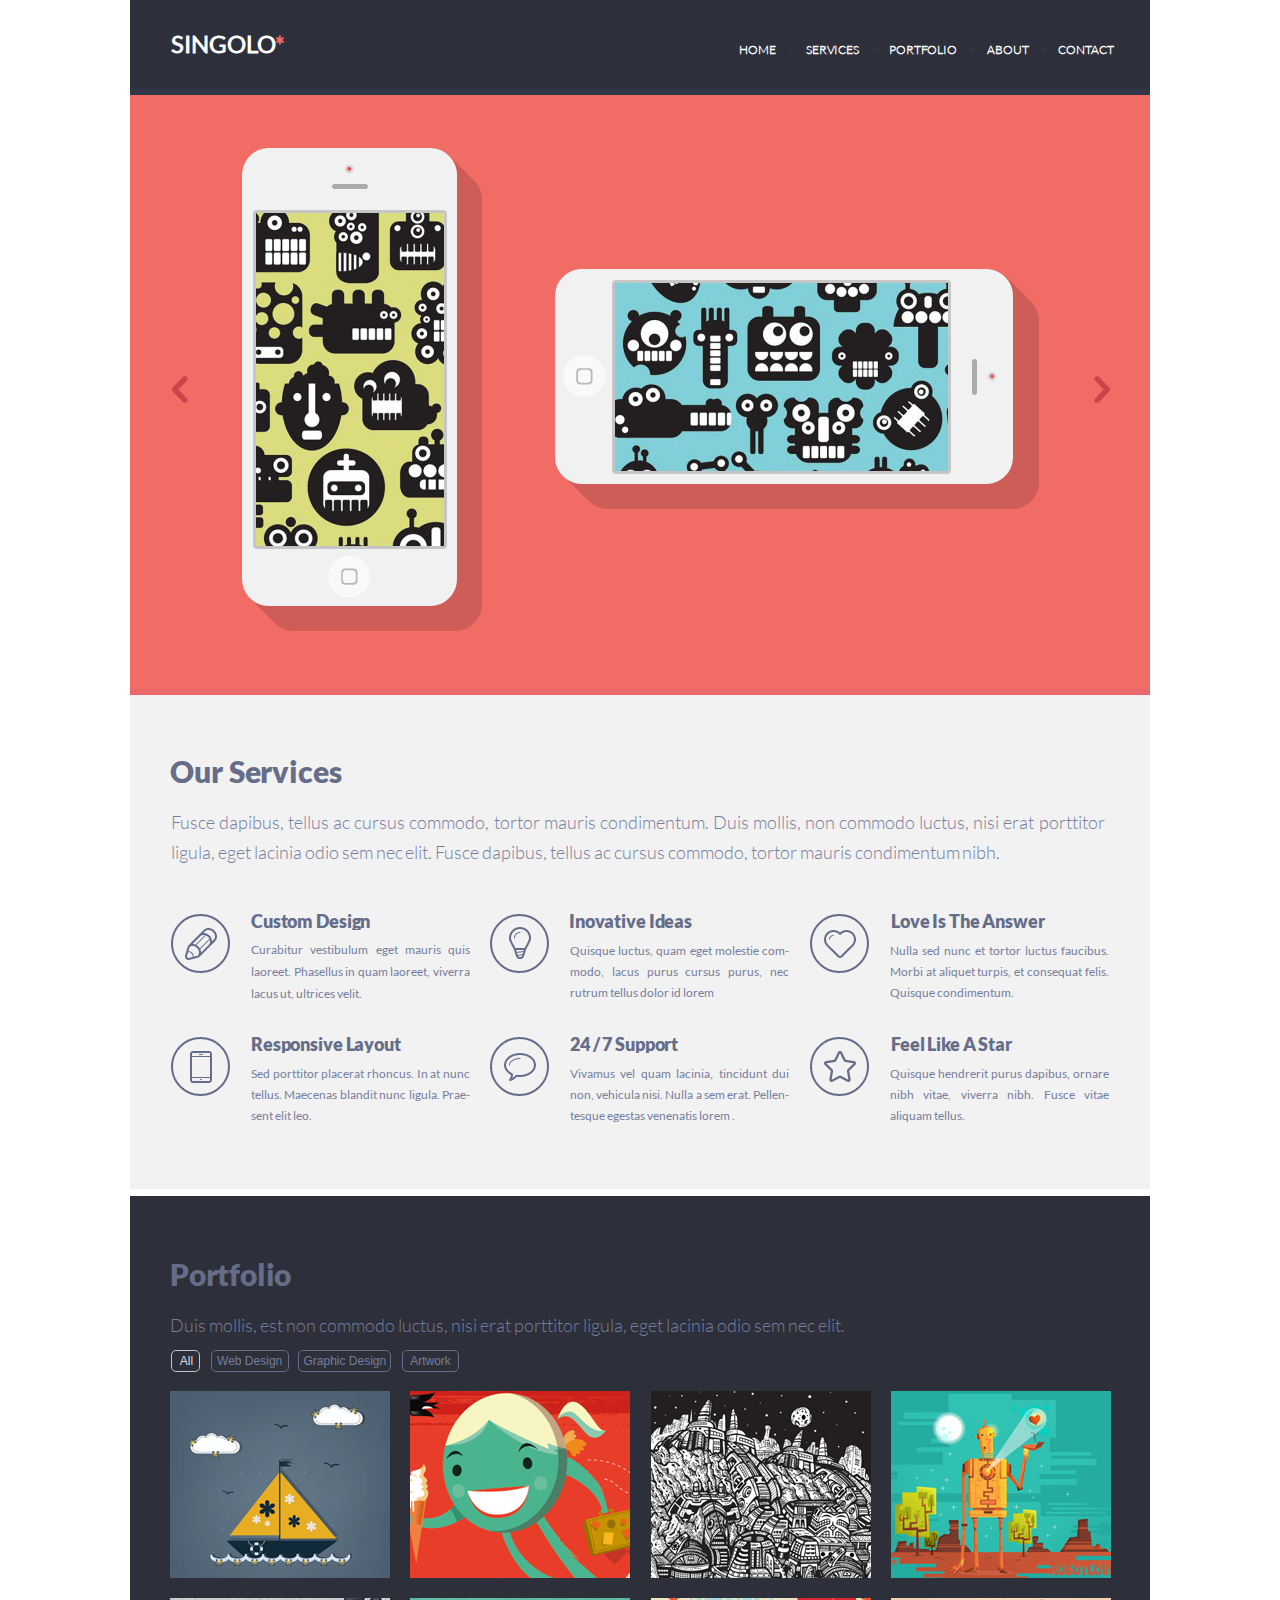
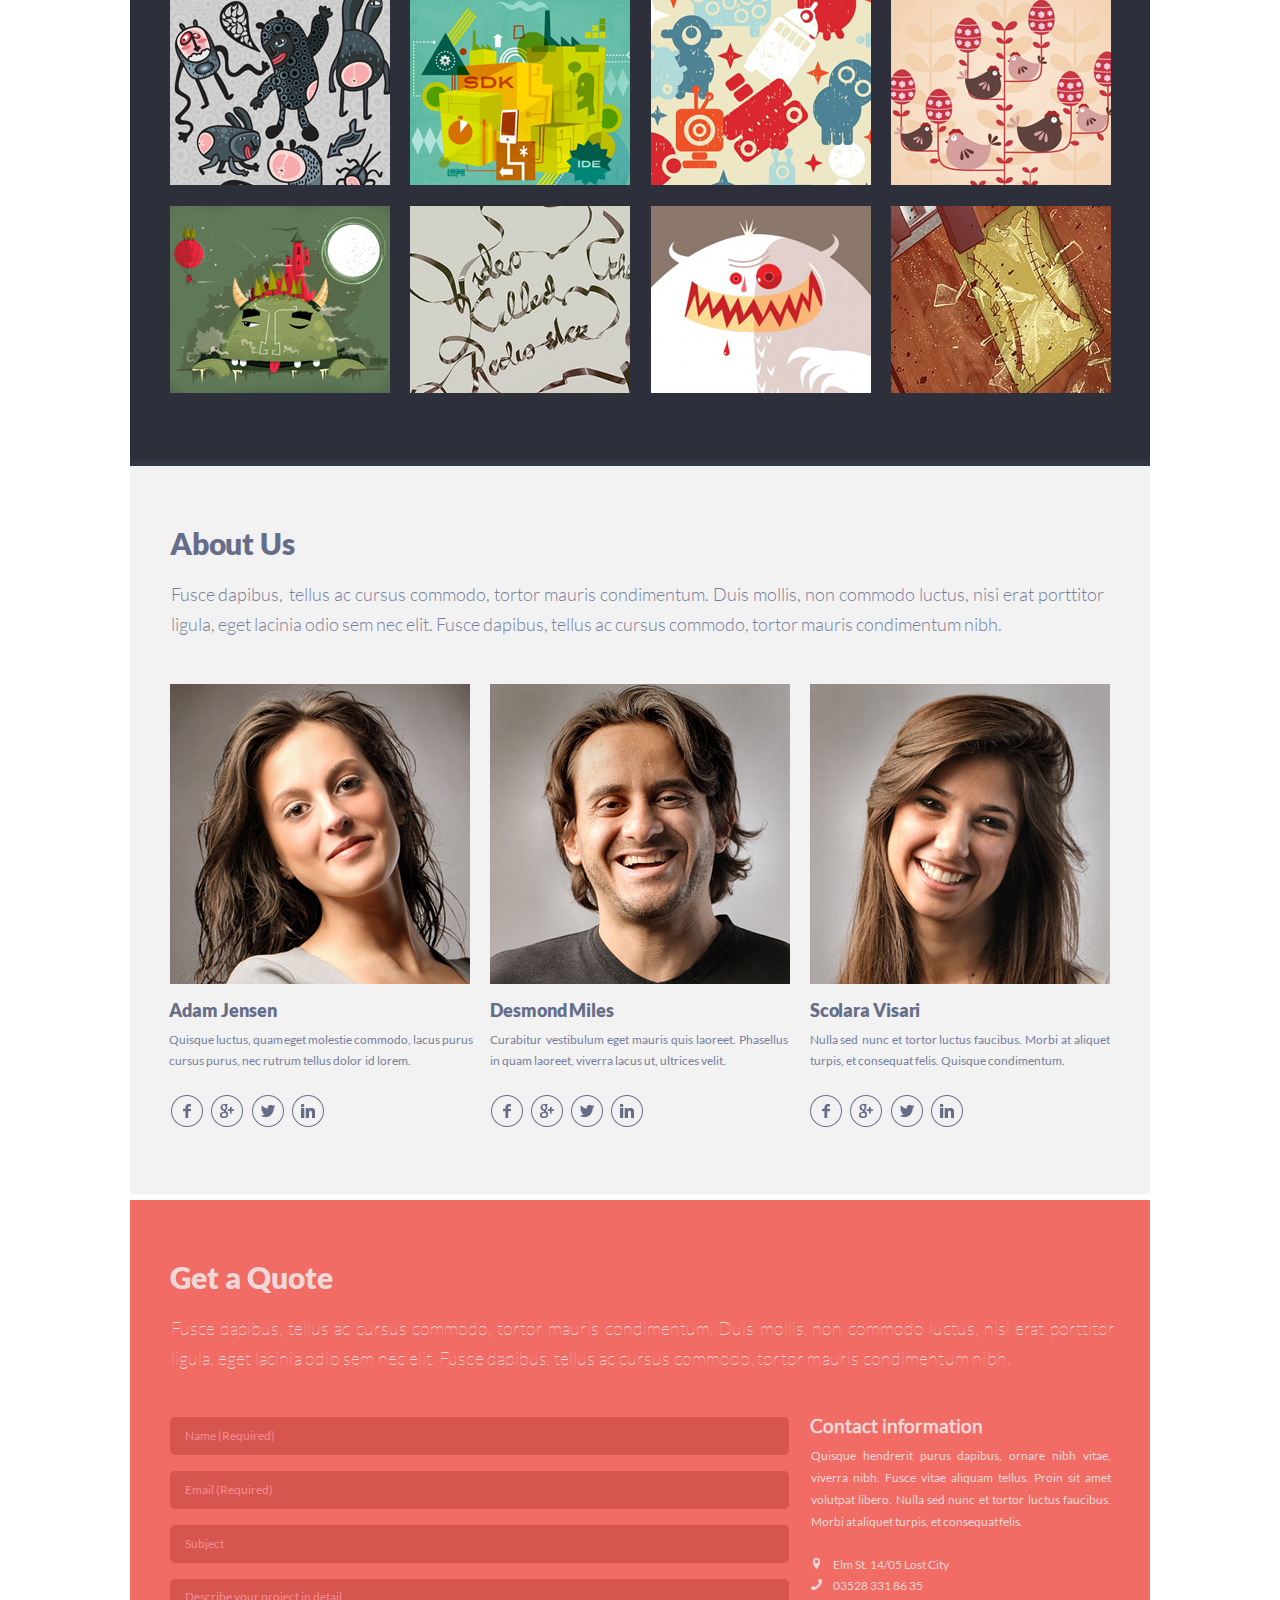
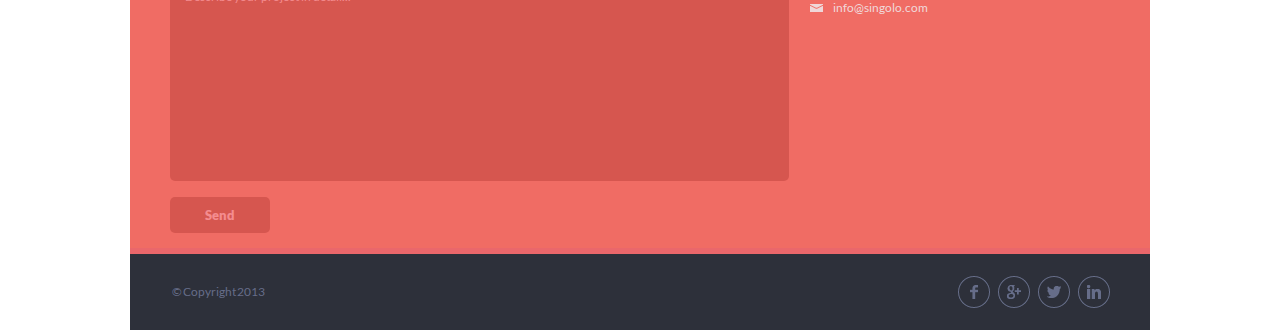
<file: index.html>
<!DOCTYPE html>
<html lang="en">
<head>
    <meta charset="UTF-8">
    <title>Singolo</title>
    <link rel="stylesheet" href="styles.css">
</head>
<body>
<div class="wrapper">
    <header>
        <h1>SINGOLO<span class="logo-second-text-element">*</span></h1>
        <nav class="header-nav">
            <ul>
                <li><span class="active">HOME</span></li>
                <li><span>SERVICES</span></li>
                <li><span>PORTFOLIO</span></li>
                <li><span>ABOUT</span></li>
                <li><span>CONTACT</span></li>
            </ul>
        </nav>
    </header>
    <section class="slider">
        <div class="vertical-phone">
            <div class="vertical-phone_prop"></div>
            <div class="layer-vertical">
                <img src="./assets/img/Layer6.png" alt="iphoneVertical" class="layer-vertical_prop">
            </div>
            <div class="vertical-phone-shadow">
                <img src="./assets/img/Shadow.png" alt="iphoneVertical">
            </div>
        </div>
        <div class="horizontal-phone">
            <div class="horizontal-phone-prop"></div>
            <div class="layer-horizontal">
                <img src="./assets/img/Layer5.png" alt="iphoneHorizontal" class="layer-horizontal_prop">
            </div>
            <div class="horizontal-phone-shadow">
                <img src="./assets/img/Shadow2.png" alt="iphoneHorizontal">
            </div>
        </div>
        <div class="slider-chev-left"></div>
        <div class="slider-chev-right"></div>
    </section>
    <section class="services">
        <div class="services-head">
            <h2>Our Services</h2>
            <p>Fusce dapibus, tellus ac cursus commodo, tortor mauris condimentum. Duis mollis,
                non commodo luctus, nisi erat
                porttitor ligula<span>, eget lacinia odio sem nec elit. Fusce dapibus, tellus ac cursus commodo, tortor mauris
          condimentum nibh.</span></p>
        </div>
        <section class="text-icons">
            <div class="pen">
                <img src="./assets/img/Pen.png" alt="ServicesPen">
                <div class="pen-text">
                    <h3>Custom Design</h3>
                    <p>Curabitur vestibulum eget mauris quis laoreet. Phasellus in quam laoreet, viverra lacus ut, ultrices
                        velit.</p>
                </div>
            </div>
            <div class="bulb">
                <img src="./assets/img/Bulb.png" alt="ServicesPen">
                <div class="bulb-text">
                    <h3>Inovative Ideas</h3>
                    <p>Quisque luctus, quam eget molestie com-modo, lacus purus cursus purus, nec rutrum tellus dolor id lorem</p>
                </div>
            </div>
            <div class="heart">
                <img src="./assets/img/Heart.png" alt="ServicesPen">
                <div class="heart-text">
                    <h3>Love Is The Answer</h3>
                    <p>Nulla sed nunc et tortor luctus faucibus. Morbi at aliquet turpis, et consequat felis. Quisque
                        condimentum.</p>
                </div>
            </div>
            <div class="phone">
                <img src="./assets/img/Phone.png" alt="ServicesPen">
                <div class="phone-text">
                    <h3>Responsive Layout</h3>
                    <p>Sed porttitor placerat rhoncus. In at nunc tellus. Maecenas blandit nunc ligula. Prae-sent elit leo.</p>
                </div>
            </div>
            <div class="bubble">
                <img src="./assets/img/Bubble.png" alt="ServicesPen">
                <div class="bubble-text">
                    <h3>24 / 7 Support</h3>
                    <p>Vivamus vel quam lacinia, tincidunt dui non, vehicula nisi. Nulla a sem erat. Pellen-tesque egestas
                        venenatis lorem .</p>
                </div>
            </div>
            <div class="star">
                <img src="./assets/img/Star.png" alt="ServicesPen">
                <div class="star-text">
                    <h3>Feel Like A Star</h3>
                    <p>Quisque hendrerit purus dapibus, ornare nibh vitae, viverra nibh. Fusce vitae aliquam tellus.</p>
                </div>
            </div>
        </section>
    </section>
</div>


















<section class="main-wrapper-portfolio">
    <section class="wrapper-portfolio">
        <h1>Portfolio</h1>
        <p>Duis mollis, est non commodo luctus, nisi erat porttitor ligula, eget lacinia odio sem nec elit.</p>
        <ul class="tag">
            <li class="tag-items">
                <button class="active">All</button></li>
            <li class="tag-items">
                <button>Web design</button></li>
            <li class="tag-items">
                <button>Graphic design</button></li>
            <li class="tag-items">
                <button>Artwork</button></li>
        </ul>
        <ul class="section-content">
            <li class="section-content-item"><span class="layer-one"></span></li>
            <li class="section-content-item"><span class="layer-two"></span></li>
            <li class="section-content-item"><span class="layer-three"></span></li>
            <li class="section-content-item"><span class="layer-four"></span></li>
            <li class="section-content-item"><span class="layer-five"></span></li>
            <li class="section-content-item"><span class="layer-six"></span></li>
            <li class="section-content-item"><span class="layer-seven"></span></li>
            <li class="section-content-item"><span class="layer-eight"></span></li>
            <li class="section-content-item"><span class="layer-nine"></span></li>
            <li class="section-content-item"><span class="layer-ten"></span></li>
            <li class="section-content-item"><span class="layer-eleven"></span></li>
            <li class="section-content-item"><span class="layer-twelve"></span></li>
        </ul>
    </section>
</section>
<section class="second-wrapper">
    <section class="about-us">
        <h1>About Us</h1>
        <p>Fusce dapibus,<span>tellus ac cursus commodo, tortor mauris condimentum. Duis
                mollis, non commodo luctus, nisi erat porttitor</span>
            ligula, eget lacinia odio sem nec elit. Fusce dapibus, tellus ac cursus commodo, tortor mauris condimentum nibh.</p>
        <div class="about-us_people">
            <div class="adam">
                <div class="adam-photo"></div>
                <h4>Adam Jensen</h4>
                <p>Quisque luctus, quam eget molestie commodo, lacus purus <span>cursus purus, nec
                        rutrum tellus dolor id lorem.</span></p>
                <ul class="social">
                    <li class="social__icon facebook"></li>
                    <li class="social__icon google"></li>
                    <li class="social__icon twitter"></li>
                    <li class="social__icon linkedin"></li>
                </ul>
            </div>
            <div class="desmond">
                <div class="desmond-photo"></div>
                <h4>Desmond Miles</h4>
                <p>Curabitur <span>vestibulum eget mauris quis laoreet. Phasellus</span> in quam laoreet,
                    viverra lacus ut, ultrices velit.</p>
                <ul class="social">
                    <li class="social__icon facebook"></li>
                    <li class="social__icon google"></li>
                    <li class="social__icon twitter"></li>
                    <li class="social__icon linkedin"></li>
                </ul>
            </div>
            <div class="scolara">
                <div class="scolara-photo"></div>
                <h4>Scolara Visari</h4>
                <p>Nulla sed <span>nunc et tortor luctus faucibus. Morbi at aliquet</span> turpis, et
                    consequat felis. Quisque condimentum.</p>
                <ul class="social">
                    <li class="social__icon facebook"></li>
                    <li class="social__icon google"></li>
                    <li class="social__icon twitter"></li>
                    <li class="social__icon linkedin"></li>
                </ul>
            </div>
        </div>
    </section>
</section>
</body>
</html>







<section class="main-wrapper">
    <div class="quote-wrapper">
        <h1>Get a Quote</h1>
        <p>Fusce dapibus, tellus ac cursus
            commodo, tortor mauris condimentum. Duis
            mollis, non commodo luctus, nisi erat porttitor ligula, eget <span>lacinia
                odio sem nec elit. Fusce dapibus, tellus ac
                    cursus commodo, tortor mauris condimentum nibh.</span></p>
        <div class="layout-2column">
            <form class="contact-form" onsubmit="alert('Thanks for crosscheck');">
                <input class="inputform" type="text" name="Name" required placeholder="Name (Required)">
                <input class="inputform" type="email" name="Email" required placeholder="Email (Required)">
                <input class="inputform" type="text" name="Subject"  placeholder="Subject">
                <textarea class="inputform" name="Message" rows="5" cols="1" placeholder="Describe your project in detail..."></textarea>
                <input class="inputform" type="submit" name="Submit" placeholder="Submit" value="Send">
            </form>
            <div class="contact-information">
                <h3>Contact information</h3>
                <p>Quisque hendrerit purus dapibus, ornare nibh vitae, viver&shy;ra nibh.
                    Fusce vitae aliquam tellus. Proin sit amet volutpat libero. Nulla
                    sed nunc et tortor luctus faucibus. Morbi at aliquet turpis, et
                    consequat felis.</p>
                <address class="contact-address">
                    <div>
                        <img src="./assets/img/location.svg">
                        <a href="http://maps.google.com/maps?q=14/15+Elm+St.+Lost City" target="_blank">Elm St. 14/05 Lost City</a>
                    </div>
                    <div>
                        <img src="./assets/img/phone.svg">
                        <a href="tel::03528 331 86 35">03528 331 86 35</a>
                    </div>
                    <div>
                        <img src="./assets/img/mail.svg">
                        <a href="mailto:info@singolo.com">info@singolo.com</a>
                    </div>
                </address>
            </div>
        </div>
    </div>
</section>
<footer class="footer-wrapper">
    <div class="two-elements">
        <span>&copy; Copyright 2013</span>
        <ul>
            <li></li>
            <li></li>
            <li></li>
            <li></li>
        </ul>
    </div>
</footer>
</file>
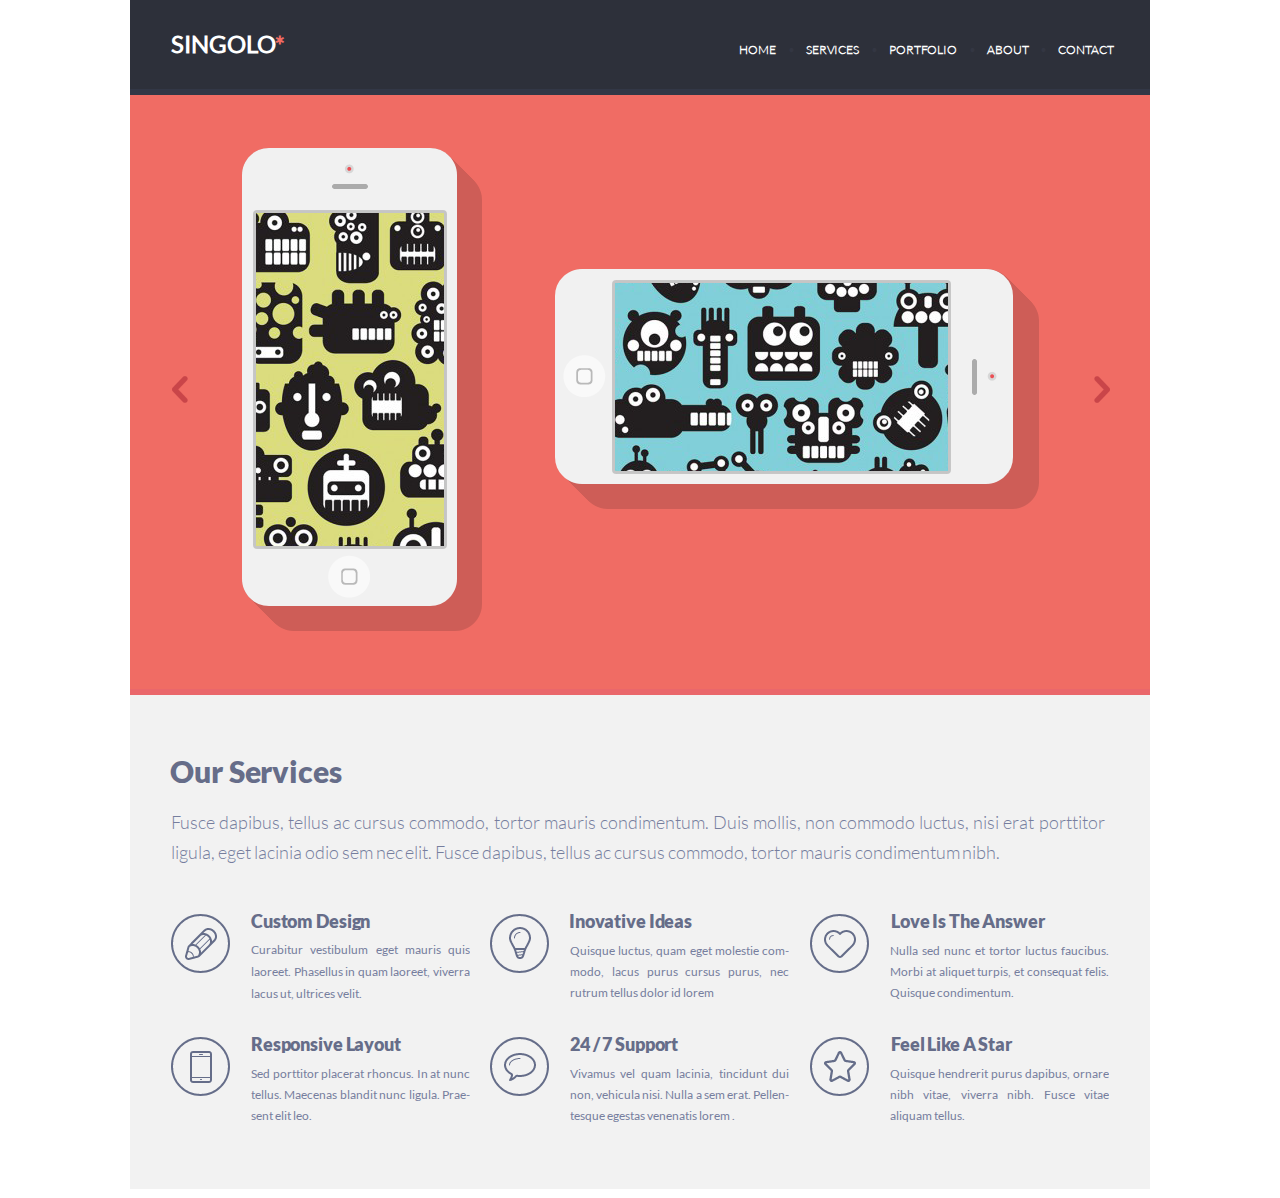
<file: singolo1.html>
<!doctype html>
<html lang="en">
<head>
    <meta charset="UTF-8">
    <meta name="viewport"
          content="width=device-width, user-scalable=no, initial-scale=1.0, maximum-scale=1.0, minimum-scale=1.0">
    <meta http-equiv="X-UA-Compatible" content="ie=edge">
    <title>Singolo</title>
    <link rel="stylesheet" href="singolo1.css">
</head>
<body>
<div class="wrapper">
    <header>
        <h1>SINGOLO<span class="logo-second-text-element">*</span></h1>
        <nav class="header-nav">
            <ul>
                <li><span class="active">HOME</span></li>
                <li><span>SERVICES</span></li>
                <li><span>PORTFOLIO</span></li>
                <li><span>ABOUT</span></li>
                <li><span>CONTACT</span></li>
            </ul>
        </nav>
    </header>
    <section class="slider">
        <div class="vertical-phone">
            <div class="vertical-phone_prop"></div>
            <div class="layer-vertical">
                <img src="./assets/img/Layer6.png" alt="iphoneVertical" class="layer-vertical_prop">
            </div>
            <div class="vertical-phone-shadow">
                <img src="./assets/img/Shadow.png" alt="iphoneVertical">
            </div>
        </div>
        <div class="horizontal-phone">
            <div class="horizontal-phone-prop"></div>
            <div class="layer-horizontal">
                <img src="./assets/img/Layer5.png" alt="iphoneHorizontal" class="layer-horizontal_prop">
            </div>
            <div class="horizontal-phone-shadow">
                <img src="./assets/img/Shadow2.png" alt="iphoneHorizontal">
            </div>
        </div>
        <div class="slider-chev-left"></div>
        <div class="slider-chev-right"></div>
    </section>
    <section class="services">
        <div class="services-head">
            <h2>Our Services</h2>
            <p>Fusce dapibus, tellus ac cursus commodo, tortor mauris condimentum. Duis mollis,
        non commodo luctus, nisi erat
        porttitor ligula<span>, eget lacinia odio sem nec elit. Fusce dapibus, tellus ac cursus commodo, tortor mauris
          condimentum nibh.</span></p>
        </div>
        <section class="text-icons">
            <div class="pen">
                <img src="./assets/img/Pen.png" alt="ServicesPen">
                <div class="pen-text">
                    <h3>Custom Design</h3>
                    <p>Curabitur vestibulum eget mauris quis laoreet. Phasellus in quam laoreet, viverra lacus ut, ultrices
                        velit.</p>
                </div>
            </div>
            <div class="bulb">
                <img src="./assets/img/Bulb.png" alt="ServicesPen">
                <div class="bulb-text">
                    <h3>Inovative Ideas</h3>
                    <p>Quisque luctus, quam eget molestie com-modo, lacus purus cursus purus, nec rutrum tellus dolor id lorem</p>
                </div>
            </div>
            <div class="heart">
                <img src="./assets/img/Heart.png" alt="ServicesPen">
                <div class="heart-text">
                    <h3>Love Is The Answer</h3>
                    <p>Nulla sed nunc et tortor luctus faucibus. Morbi at aliquet turpis, et consequat felis. Quisque
                        condimentum.</p>
                </div>
            </div>
            <div class="phone">
                <img src="./assets/img/Phone.png" alt="ServicesPen">
                <div class="phone-text">
                    <h3>Responsive Layout</h3>
                    <p>Sed porttitor placerat rhoncus. In at nunc tellus. Maecenas blandit nunc ligula. Prae-sent elit leo.</p>
                </div>
            </div>
            <div class="bubble">
                <img src="./assets/img/Bubble.png" alt="ServicesPen">
                <div class="bubble-text">
                    <h3>24 / 7 Support</h3>
                    <p>Vivamus vel quam lacinia, tincidunt dui non, vehicula nisi. Nulla a sem erat. Pellen-tesque egestas
                        venenatis lorem .</p>
                </div>
            </div>
            <div class="star">
                <img src="./assets/img/Star.png" alt="ServicesPen">
                <div class="star-text">
                    <h3>Feel Like A Star</h3>
                    <p>Quisque hendrerit purus dapibus, ornare nibh vitae, viverra nibh. Fusce vitae aliquam tellus.</p>
                </div>
            </div>
        </section>
    </section>
</div>
</body>
</html>
</file>
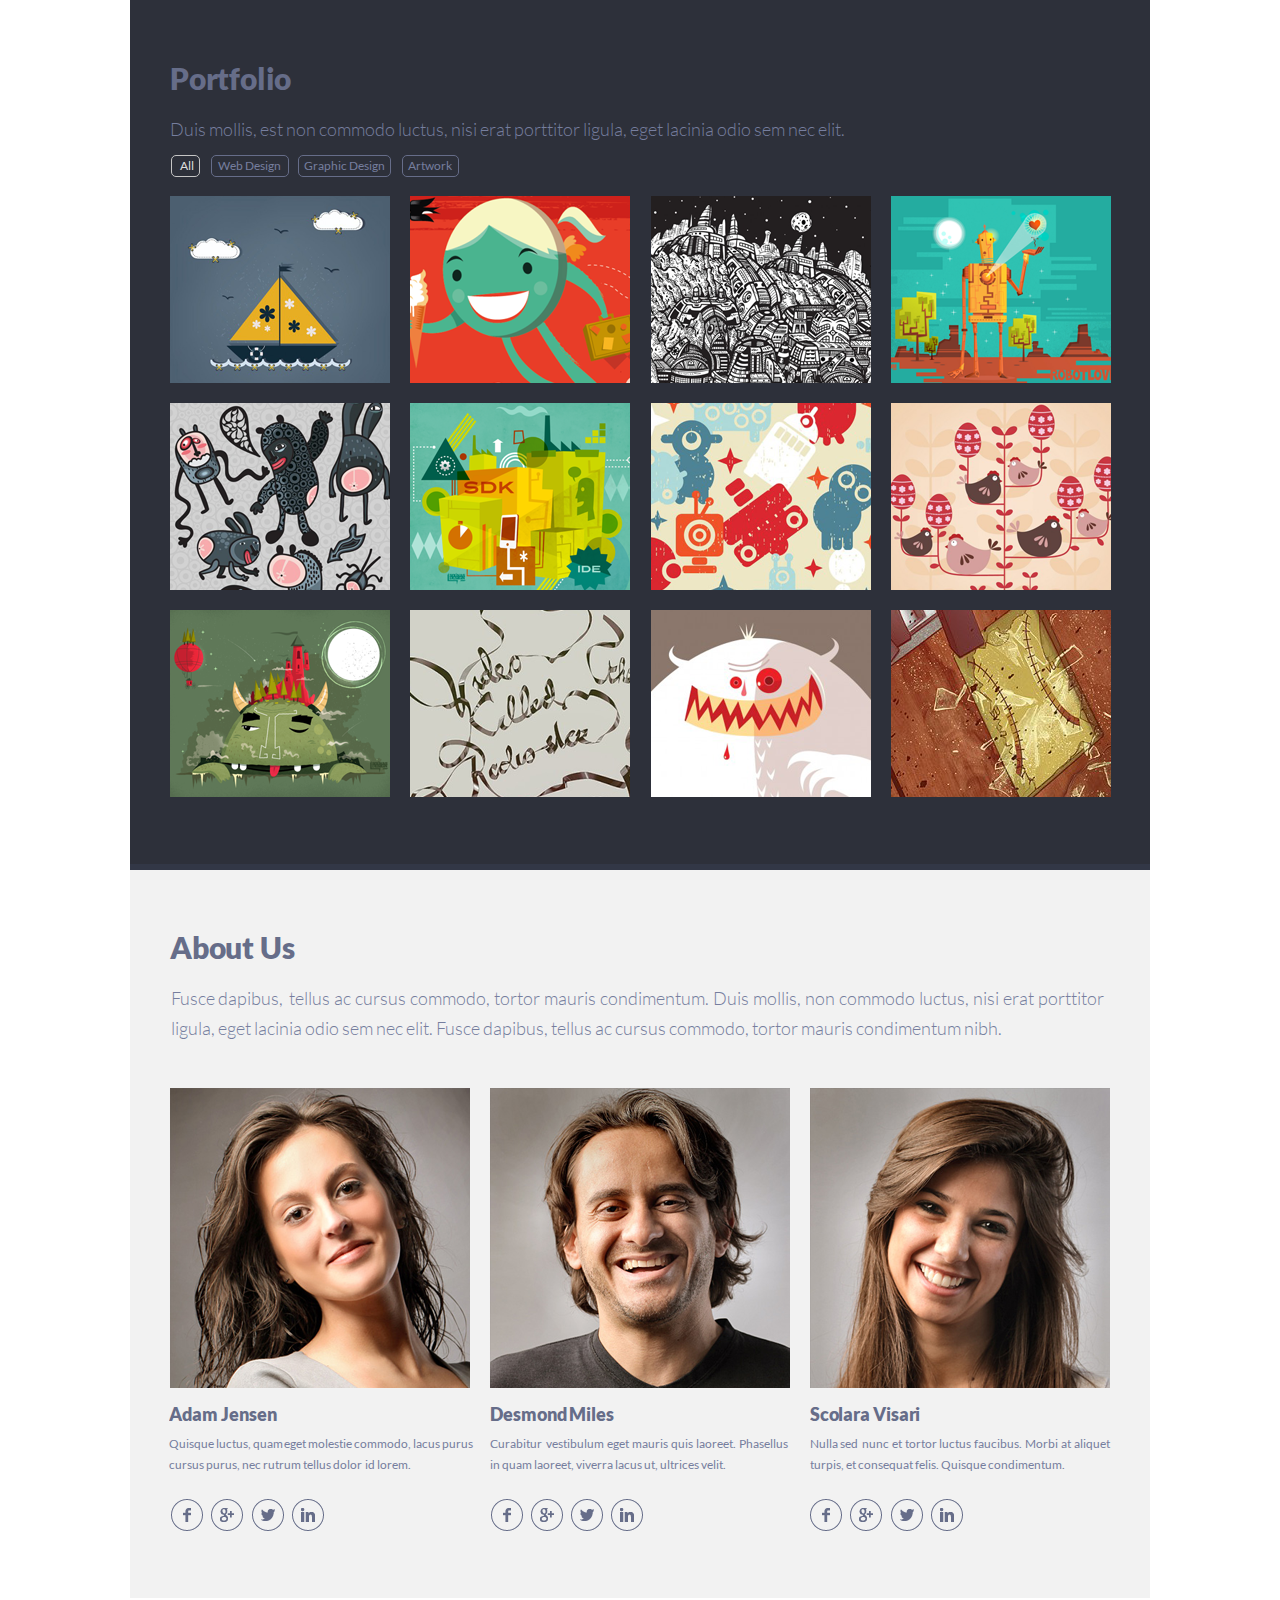
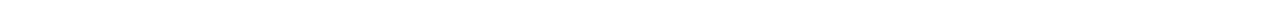
<file: singolo2.html>
<!doctype html>
<html lang="en">
<head>
    <meta charset="UTF-8">
    <meta name="viewport"
          content="width=device-width, user-scalable=no, initial-scale=1.0, maximum-scale=1.0, minimum-scale=1.0">
    <meta http-equiv="X-UA-Compatible" content="ie=edge">
    <link rel="stylesheet" href="./fonts.css">
    <link rel="stylesheet" href="./singolo2.css">
    <title>Singolo 2</title>
</head>
<body>
    <section class="main-wrapper-portfolio">
        <section class="wrapper-portfolio">
            <h1>Portfolio</h1>
            <p>Duis mollis, est non commodo luctus, nisi erat porttitor ligula, eget lacinia odio sem nec elit.</p>
            <ul class="tag">
                <li class="tag-items">
                    <button class="active">All</button></li>
                <li class="tag-items">
                    <button>Web design</button></li>
                <li class="tag-items">
                    <button>Graphic design</button></li>
                <li class="tag-items">
                    <button>Artwork</button></li>
            </ul>
            <ul class="section-content">
                <li class="section-content-item"><span class="layer-one"></span></li>
                <li class="section-content-item"><span class="layer-two"></span></li>
                <li class="section-content-item"><span class="layer-three"></span></li>
                <li class="section-content-item"><span class="layer-four"></span></li>
                <li class="section-content-item"><span class="layer-five"></span></li>
                <li class="section-content-item"><span class="layer-six"></span></li>
                <li class="section-content-item"><span class="layer-seven"></span></li>
                <li class="section-content-item"><span class="layer-eight"></span></li>
                <li class="section-content-item"><span class="layer-nine"></span></li>
                <li class="section-content-item"><span class="layer-ten"></span></li>
                <li class="section-content-item"><span class="layer-eleven"></span></li>
                <li class="section-content-item"><span class="layer-twelve"></span></li>

            </ul>
        </section>
    </section>
    <section class="second-wrapper">
        <section class="about-us">
            <h1>About Us</h1>
            <p>Fusce dapibus,<span>tellus ac cursus commodo, tortor mauris condimentum. Duis
                mollis, non commodo luctus, nisi erat porttitor</span>
                ligula, eget lacinia odio sem nec elit. Fusce dapibus, tellus ac cursus commodo, tortor mauris condimentum nibh.</p>
            <div class="about-us_people">
                <div class="adam">
                    <div class="adam-photo"></div>
                    <h4>Adam Jensen</h4>
                    <p>Quisque luctus, quam eget molestie commodo, lacus purus <span>cursus purus, nec
                        rutrum tellus dolor id lorem.</span></p>
                    <ul class="social">
                        <li class="social__icon facebook"></li>
                        <li class="social__icon google"></li>
                        <li class="social__icon twitter"></li>
                        <li class="social__icon linkedin"></li>
                    </ul>
                </div>
                <div class="desmond">
                    <div class="desmond-photo"></div>
                    <h4>Desmond Miles</h4>
                    <p>Curabitur <span>vestibulum eget mauris quis laoreet. Phasellus</span> in quam laoreet,
                        viverra lacus ut, ultrices velit.</p>
                    <ul class="social">
                        <li class="social__icon facebook"></li>
                        <li class="social__icon google"></li>
                        <li class="social__icon twitter"></li>
                        <li class="social__icon linkedin"></li>
                    </ul>
                </div>
                <div class="scolara">
                    <div class="scolara-photo"></div>
                    <h4>Scolara Visari</h4>
                    <p>Nulla sed <span>nunc et tortor luctus faucibus. Morbi at aliquet</span> turpis, et
                        consequat felis. Quisque condimentum.</p>
                    <ul class="social">
                        <li class="social__icon facebook"></li>
                        <li class="social__icon google"></li>
                        <li class="social__icon twitter"></li>
                        <li class="social__icon linkedin"></li>
                    </ul>
                </div>
            </div>
        </section>
    </section>
</body>
</html>
</file>
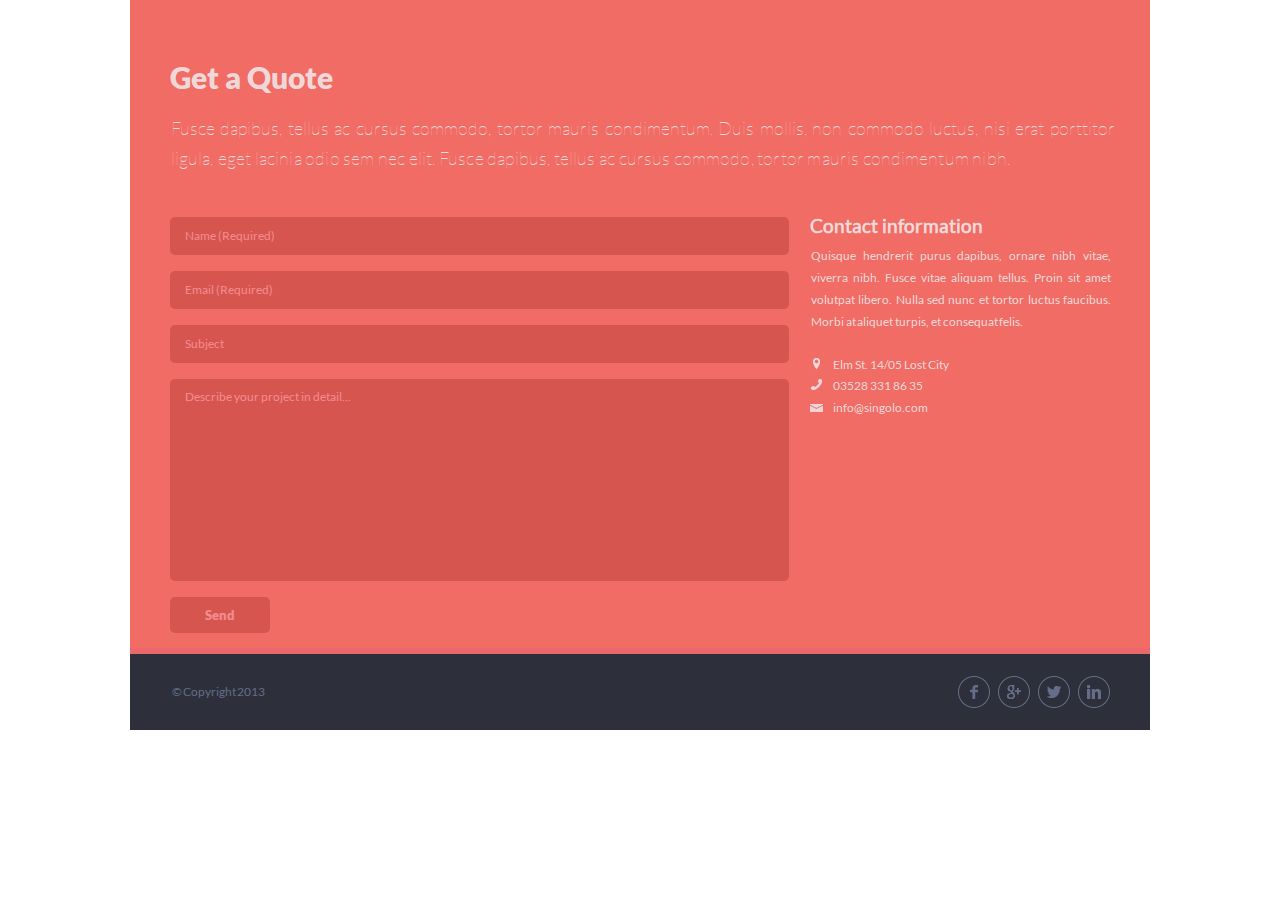
<file: singolo3.html>
<!DOCTYPE html>
<html lang="en">
<head>
    <meta charset="UTF-8">
    <meta name="viewport"
          content="width=device-width, user-scalable=no, initial-scale=1.0, maximum-scale=1.0, minimum-scale=1.0">
    <meta http-equiv="X-UA-Compatible" content="ie=edge">
    <title>Singolo 3</title>
    <link rel="stylesheet" href="./fonts.css">
    <link rel="stylesheet" href="./singolo3.css">
</head>
<body>
    <section class="main-wrapper">
        <div class="quote-wrapper">
            <h1>Get a Quote</h1>
            <p>Fusce dapibus, tellus ac cursus
                commodo, tortor mauris condimentum. Duis
                mollis, non commodo luctus, nisi erat porttitor ligula, eget <span>lacinia
                odio sem nec elit. Fusce dapibus, tellus ac
                    cursus commodo, tortor mauris condimentum nibh.</span></p>
            <div class="layout-2column">
                <form class="contact-form" onsubmit="alert('Thanks for crosscheck');">
                    <input class="inputform" type="text" name="Name" required placeholder="Name (Required)">
                    <input class="inputform" type="email" name="Email" required placeholder="Email (Required)">
                    <input class="inputform" type="text" name="Subject"  placeholder="Subject">
                    <textarea class="inputform" name="Message" rows="5" cols="1" placeholder="Describe your project in detail..."></textarea>
                    <input class="inputform" type="submit" name="Submit" placeholder="Submit" value="Send">
                </form>
                <div class="contact-information">
                    <h3>Contact information</h3>
                    <p>Quisque hendrerit purus dapibus, ornare nibh vitae, viver&shy;ra nibh.
                        Fusce vitae aliquam tellus. Proin sit amet volutpat libero. Nulla
                        sed nunc et tortor luctus faucibus. Morbi at aliquet turpis, et
                        consequat felis.</p>
                    <address class="contact-address">
                        <div>
                            <img src="./assets/img/location.svg">
                            <a href="http://maps.google.com/maps?q=14/15+Elm+St.+Lost City" target="_blank">Elm St. 14/05 Lost City</a>
                        </div>
                        <div>
                            <img src="./assets/img/phone.svg">
                            <a href="tel::03528 331 86 35">03528 331 86 35</a>
                        </div>
                        <div>
                            <img src="./assets/img/mail.svg">
                            <a href="mailto:info@singolo.com">info@singolo.com</a>
                        </div>
                    </address>
                </div>
            </div>
        </div>
    </section>
    <footer class="footer-wrapper">
        <div class="two-elements">
            <span>&copy; Copyright 2013</span>
            <ul>
                <li></li>
                <li></li>
                <li></li>
                <li></li>
            </ul>
        </div>
    </footer>
</body>
</html>
</file>
<file: styles.css>
@import "./fonts.css";
html {
    box-sizing: border-box;
    font-size: 100%;
}
* {
    margin: 0;
    padding: 0;
}
.wrapper {
    font-family: 'LatoRegular', sans-serif;
    width: 1020px;
    margin: auto;
    height: 1190px;
    margin-bottom: 6px;
}

body {
    margin-top: 0;
}
header {
    z-index: 5;
    position: relative;
    height: 89px;
    background-color: #2d303a;
    display: flex;
    box-shadow: 0 6px 0 #323746;
}

.wrapper h1 {
    font-family: 'LatoRegular', sans-serif;
    color: #ffffff;
    width: 541px;
    margin-top: 29px;
    margin-left: 41px;
    font-size: 24px;
    font-weight: 600;
}
.header-nav {
    margin: 0;
    width: 501px;
}
.header-nav ul {
    list-style: none;
    font-family: 'LatoLight', sans-serif;
    padding-left: 48px;
    margin-top: 46px;
    line-height: 7px;
    color: #ffffff;
    font-size: 12px;
    display: flex;
    letter-spacing: -0.1px;
    font-weight: 600;
}
.header-nav ul li:first-child:before {
    content: none;
}
.header-nav ul li::before {
    padding-right: 11px;
    content: "\2022";
    color: #333642;
}
.header-nav li {
    margin-left: 12px;
}
.header-nav ul li span {
    color: #fff;
    transition: color, 0.5s;
}
.header-nav ul li span:hover {
    color: #f1837d;
    cursor: pointer;
}
.logo-second-text-element {
    color: #f06c64;
}
.slider {
    z-index: 4;
    position: relative;
    display: flex;
    height: 600px;
    background-color: #f06c64;
    box-shadow: 0 6px 0 #ea676b;
}
.vertical-phone {
    width: 280px;
    height: 550px;
    padding-left: 79px;
    padding-top: 13px;
}
.horizontal-phone {
    transform: rotate(90deg);
    width: 280px;
    height: 550px;
    margin-left: 155px;
    margin-top: 12px;
}
.layer-vertical, .layer-horizontal{
    position: absolute;
    overflow: hidden;
    width: 188px;
    height: 333px;
    margin-left: 47px;
    margin-top: 111px;
}

.layer-vertical_prop, .layer-horizontal_prop {
    position: relative;
    margin-left: -14px;
    margin-top: -135px;
    z-index: 3;
}
.layer-horizontal_prop {
    margin-top: -122px;
    margin-left: -119px;
    transform: rotate(-90deg);
}
.vertical-phone_prop, .horizontal-phone-prop {
    position: absolute;
    width: 280px;
    height: 550px;
    background-image:url("./assets/img/Base.png");
    background-position: center;
    background-size: auto;
    background-repeat: no-repeat;
    z-index: 2;
}
.vertical-phone-shadow {
    position: absolute;
    overflow: hidden;
    padding-left: 33px;
    padding-top: 46px;
}
.horizontal-phone-shadow {
    position: absolute;
    overflow: hidden;
    transform: rotate(90deg);
    margin-top: 140px;
    margin-left: -90px;
}
.slider-chev-left {
    position: absolute;
    background-image: url("./assets/img/Chev.png");
    width: 16px;
    height: 27px;
    margin-top: 287px;
    margin-left: 42px;

}
.slider-chev-right {
    transform: rotate(180deg);
    position: absolute;
    background-image: url("./assets/img/Chev.png");
    width: 16px;
    height: 27px;
    margin-left: 964px;
    margin-top: 287px;
}
.slider-chev-left:hover {
    cursor: pointer;
    transition-property: background-size, width, height;
    transition-duration: 0.2s;
    background-size: 100%;
    width: 21px;
    height: 38px;
    background-repeat: no-repeat;
}
.slider-chev-right:hover {
    cursor: pointer;
    transition-property: background-size, width, height;
    transition-duration: 0.2s;
    background-size: 100%;
    width: 21px;
    height: 38px;
    background-repeat: no-repeat;
}
.services {
    position: absolute;
    box-shadow: 0 6px 0 #ffffff;
    z-index: 1;
    font-family: 'LatoBlack', sans-serif;
    width: 1020px;
    height: 500px;
    background-color: #f2f2f2;
}
.services h2 {
    margin: 24.9px 0;
    padding-top: 48px;
    font-size: 30px;
    line-height: 18px;
    color: #666d89;
    font-weight: 900;
    text-align: left;
    padding-left: 40px;
    letter-spacing: -0.1px;
}
.services-head p {
    font-family: 'LatoLight', sans-serif;
    width: 940px;
    height: 57px;
    font-size: 18px;
    line-height: 30px;
    color: #767e9e;
    font-weight: 300;
    padding-top: 2px;
    text-align: left;
    padding-left: 41px;
    word-spacing: 1.1px;
}
.services-head span {
    word-spacing: -0.1px;
}
.services-head {
    height: 200px;
}
.text-icons {
    padding-left: 41px;
    max-width: 980px;
    display: flex;
    flex-wrap: wrap;
    align-items: center;
}
.text-icons p {
    font-size: 12px;
}
.text-icons img {
}
.pen {
    margin-top: -38px;
    max-width: 303px;
    display: flex;
    align-items: flex-start;
    height: 91px;
}
.pen img {
    padding-top:1px;
}
.pen-text {
    padding-left: 19px;
    color: #666d89;
    flex-wrap: nowrap;
    width: 319px;
    height: 70px;
    text-align: left;

}
.pen-text h3 {
    overflow: hidden;
    padding-left: 3px;
    margin: -1px;
    font-size: 18px;
    line-height: 18px;
    letter-spacing: -0.13px;
}
.pen-text p {
    overflow: hidden;
    padding-left: 2px;
    margin-top: 10px;
    font-family: 'LatoRegular',sans-serif;
    width: 219px;
    height: 128px;
    line-height: 22px;
    color: #767e9e;
    text-align: justify;
}
.bulb {
    margin-left: 16px;
    padding-left: 0;
    max-width: 304px;
    display: inline-flex;
    align-items: flex-start;
}
.bulb-text {
    padding-left: 19px;
    color: #666d89;
    flex-wrap: nowrap;
    width: 319px;
    height: 128px;
    text-align: left;
}
.bulb-text h3 {
    margin-bottom: 18px;
    overflow: hidden;
    padding-left: 1px;
    margin-top: -2px;
    font-size: 18px;
    line-height: 18px;
    letter-spacing: -0.13px;
}
.bulb-text p {
    overflow: hidden;
    padding-left: 2px;
    margin-top: -8px;
    font-family: 'LatoRegular',sans-serif;
    width: 219px;
    height: 128px;
    line-height: 21px;
    color: #767e9e;
    text-align: justify;
}
.heart {
    margin-top: -37px;
    max-width: 303px;
    display: inline-flex;
    align-items: flex-start;
    height: 91px;
    margin-left: 16px;
}
.heart-text {
    padding-left: 19px;
    color: #666d89;
    flex-wrap: nowrap;
    width: 319px;
    height: 128px;
    text-align: left;
}
.heart-text h3 {
    overflow: hidden;
    margin-bottom: 0;
    padding-left: 3px;
    margin-top: -2px;
    font-size: 18px;
    line-height: 18px;
    letter-spacing: -0.13px;
}

.heart-text p {
    overflow: hidden;
    padding-left: 2px;
    margin-top: 10px;
    font-family: 'LatoRegular',sans-serif;
    width: 219px;
    height: 59px;
    line-height: 21px;
    color: #767e9e;
    text-align: justify;
}
.phone {
    margin-top: -5px;
    max-width: 303px;
    display: inline-flex;
    align-items: flex-start;
    height: 91px;
    margin-left: 0;
}
.phone-text {
    padding-left: 18px;
    color: #666d89;
    flex-wrap: nowrap;
    width: 319px;
    height: 128px;
    text-align: left;
}
.phone-text h3 {
    overflow: hidden;
    margin-bottom: 0;
    padding-left: 3px;
    margin-top: -2px;
    font-size: 18px;
    line-height: 18px;
    letter-spacing: -0.13px;
}
.phone-text p {
    overflow: hidden;
    padding-left: 3px;
    margin-top: 10px;
    font-family: LatoRegular,sans-serif;
    width: 219px;
    height: 59px;
    line-height: 21px;
    color: #767e9e;
    text-align: justify;
}
.bubble {
    margin-top: -5px;
    max-width: 303px;
    display: inline-flex;
    align-items: flex-start;
    height: 91px;
    margin-left: 16px;
}
.bubble-text {
    padding-left: 18px;
    color: #666d89;
    flex-wrap: nowrap;
    width: 319px;
    height: 128px;
    text-align: left;
}
.bubble-text h3 {
    overflow: hidden;
    margin-bottom: 0;
    padding-left: 3px;
    margin-top: -2px;
    font-size: 18px;
    line-height: 18px;
    letter-spacing: -0.13px;
}
.bubble-text p {
    overflow: hidden;
    padding-left: 3px;
    margin-top: 10px;
    font-family: 'LatoRegular',sans-serif;
    width: 219px;
    height: 59px;
    line-height: 21px;
    color: #767e9e;
    text-align: justify;
}
.star {
    margin-top: -5px;
    max-width: 303px;
    display: inline-flex;
    align-items: flex-start;
    height: 91px;
    margin-left: 17px;
}
.star-text {
    padding-left: 18px;
    color: #666d89;
    flex-wrap: nowrap;
    width: 319px;
    height: 128px;
    text-align: left;
}
.star-text h3 {
    overflow: hidden;
    margin-bottom: 0;
    padding-left: 4px;
    margin-top: -2px;
    font-size: 18px;
    line-height: 18px;
    letter-spacing: -0.13px;
}
.star-text p {
    overflow: hidden;
    padding-left: 3px;
    margin-top: 10px;
    font-family: 'LatoRegular',sans-serif;
    width: 219px;
    height: 59px;
    line-height: 21px;
    color: #767e9e;
    text-align: justify;
}












.main-wrapper {
    margin: auto;
    width: 1020px;
    height: 648px;
    background-color: #f06c64;
    color: #f0d8d9;
    box-shadow: 0 6px 0 #ea676b;
}

.footer-wrapper {
    margin: auto;
    width: 1020px;
    height: 76px;
    background-color: #2d303a;
    margin-top: 6px;
}

.quote-wrapper {
    padding-left: 40px;
    padding-top: 68px;
}
.quote-wrapper h1 {
    font-size: 30px;
    line-height: 18px;
    font-weight: 900;
    text-align: left;
    font-family: "LatoBlack", sans-serif;
}
.quote-wrapper p {
    width: 946px;
    height: 57px;
    font-size: 18px;
    line-height: 30px;
    color: #f0d8d9;
    font-family: LatoThin, sans-serif;
    font-weight: 300;
    text-align: left;
    margin-left: 1px;
    word-spacing: 2.47px;
    margin-top: 27px;
}
.quote-wrapper span {
    font-family: "LatoThin", sans-serif;
    word-spacing: 0.5px;
    letter-spacing: 0.1px;
    margin-left: -2px;
}

.layout-2column {
    display: flex;
    font-family: "LatoRegular", sans-serif;
}

.contact-form {
    width: 625px;
    display: flex;
    flex-direction: column;
    margin-top: 47px;
}
.contact-form input:nth-child(5) {
    width: 100px;
    text-align: center;
    padding: 0;
    font-family: LatoBlack, sans-serif;
    font-size: 13px;
}

.inputform {
    width: 604px;
    height: 36px;
    border-radius: 5px;
    background-color: #d6564f;
    border-style: none;
    margin-bottom: 16px;
    border-width: 0;
    padding-bottom: 2px;
    padding-left: 15px;
    font-size: 12px;
    line-height: 12px;
    color: #f48c8f;
    font-weight: 400;
    text-align: start;
    font-family: LatoRegular, sans-serif;
}
.inputform::placeholder {
    font-size: 12px;
    line-height: 12px;
    color: #f48c8f;
    font-weight: 400;
    text-align: start;
    font-family: LatoRegular, sans-serif;
}

textarea {
    resize: none;
    height: 188px !important;
    padding-top: 12px !important;
}

.contact-information {
    width: 400px;
    margin-top: 45px;
    margin-left: 21px;
}

.contact-information > p {
    width: 300px;
    height: 107px;
    font-size: 12px;
    line-height: 22px;
    color: #f0d8d9;
    font-weight: 400;
    text-align: justify;
    font-family: LatoRegular, sans-serif;
    margin-top: 8px;
    word-spacing: -0.3px;
}

.contact-address {
    font-size: 12px;
    line-height: 22px;
    color: #f0d8d9;
    font-family: "LatoRegular", sans-serif;
    font-weight: 400;
    text-align: left;
    display: flex;
    flex-direction: column;
    margin-top: 1px;
}
.contact-address a {
    text-decoration: none;
    font-size: 12px;
    line-height: 22px;
    color: #f0d8d9;
    font-family: "LatoRegular", sans-serif;
    font-weight: 400;
    text-align: left;
    margin-left: 1px;
    font-style: normal;
}
.contact-address div:nth-child(1) {
    margin-left: 3px;
    margin-top: 1px;
}
.contact-address div:nth-child(1) a {
    padding-left: 10px;
    word-spacing: -0.1px;
}
.contact-address div:nth-child(2) {
    margin-left: 1px;
    margin-top: -1px;
}
.contact-address div:nth-child(2) a {
    padding-left: 8px;
}
.contact-address div:nth-child(3) a {
    padding-left: 7px;
}

.two-elements {
    display: flex;
    justify-content: space-between;
    padding-top: 22px;
    width: 980px;
}
.two-elements span {
    font-size: 12px;
    line-height: 22px;
    color: #666d89;
    font-family: "LatoRegular", sans-serif;
    font-weight: 400;
    margin-top: 5px;
    margin-left: 42px;
    word-spacing: -1px;
}
.two-elements ul {
    list-style-type: none;
    display: flex;
    margin-left: 10px;
}
.two-elements ul li {
    background-color: #666d89;
    -webkit-mask-size: contain;
    -webkit-mask-repeat: no-repeat;
    cursor: pointer;
    transition-duration: 0.1ms;
}
.two-elements ul li:hover {
    background: Moccasin;
    box-shadow: 0 -15px 32px -15px DarkGrey inset;
    animation: background 3s infinite alternate;
}
@keyframes background {
    50% {
        background: skyblue;
        box-shadow: 0 -15px 32px -10px DarkOrchid inset;
    }
}
.two-elements ul li:nth-child(1) {
    -webkit-mask-image: url("./assets/img/facebook.svg");
    width: 32px;
    height: 32px;
    margin-right: 8px;
}
.two-elements ul li:nth-child(2) {
    -webkit-mask-image: url("./assets/img/google+.svg");
    width: 32px;
    height: 32px;
    margin-right: 8px;
}
.two-elements ul li:nth-child(3) {
    -webkit-mask-image: url("./assets/img/twitter.svg");
    width: 32px;
    height: 32px;
    margin-right: 8px;
}
.two-elements ul li:nth-child(4) {
    -webkit-mask-image: url("./assets/img/linkedin.svg");
    width: 32px;
    height: 32px;
}

/*# sourceMappingURL=singolo3.css.map */














.main-wrapper-portfolio {
    display: flex;
    flex-direction: column;
    padding: 69px 0 0 0;
    width: 1020px;
    height: 795px;
    margin: auto;
    background-color: #2d303a;
    box-shadow: 0 6px 0 #323746;
}
.about-us h1 {
    font-family: LatoBlack, sans-serif;
    letter-spacing: -0.2px;
    font-size: 30px;
    line-height: 18px;
    color: #666d89;
    font-weight: 900;
    text-align: left;
}
.wrapper-portfolio {
    padding-left: 40px;
}
.wrapper-portfolio h1 {
    font-family: LatoBlack, sans-serif;
    letter-spacing: -0.2px;
    font-size: 30px;
    line-height: 18px;
    color: #666d89;
    font-weight: 900;
    text-align: left;
}
.wrapper-portfolio p {
    font-family: LatoLight, sans-serif;
    padding-top: 27px;
    font-size: 18px;
    line-height: 30px;
    color: #767e9e;
    font-weight: 300;
    text-align: left;
}
.tag {
    padding: 10px 0 0 0;
    list-style-type: none;
    display: flex;
    justify-content: space-between;
    max-width: 289px;
    flex-wrap: nowrap;
}
.tag-items {
    width: auto;
    border: none;

}
.tag-items button {
    background-color: #2d303a;
    font-weight: 400;
    height: 22px;
    font-size: 12px;
    border-radius: 5px;
    text-transform: capitalize;
    color: #767e9e;
    border: 1px solid #666d89;
    transition-duration: 0.8s;
    cursor: pointer;
}
.tag-items button:hover {
    box-shadow: 0 12px 16px 0 rgba(0,0,0,0.24),0 17px 50px 0 rgba(0,0,0,0.19);
    color: #dedede;
    border: 1px solid #666d89;
}
.tag-items:nth-child(2) button {
    width: 78px;
}
.tag-items:nth-child(3) button {
    width: 93px;
    margin-left: -1px;
}
.tag-items:nth-child(4) button {
    width: 57px;
}
.tag-items .active {
    width: 29px;
    margin-left: 1px;
    padding-left: 2px;
    color: #dedede;
    border: 1px solid #c5c5c5;
}
.section-content {
    list-style-type: none;
}
.section-content-item:nth-child(n+13) {
    display: none;
}
.section-content {

    width: 941px;
    height: 622px;
    display: flex;
    flex-wrap: wrap;
    flex-direction: row;
    justify-content: space-between;
    overflow: hidden;
    margin-top: 19px;
}
.section-content-item {
    width:220px;
    height:187px;
}
.layer-one {
    position: absolute;
    width:220px;
    height:187px;
    background-image: url("./assets/img/Pic12.png");
}
.layer-two {
    position: absolute;
    width:220px;
    height:187px;
    background-image: url("./assets/img/Pic9.png");
}
.layer-three {
    position: absolute;
    width:220px;
    height:187px;
    background-image: url("./assets/img/Pic6.png");
}
.layer-four {
    position: absolute;
    width:220px;
    height:187px;
    background-image: url("./assets/img/Pic3.png");
}
.layer-five {
    position: absolute;
    width:220px;
    height:187px;
    background-image: url("./assets/img/Pic11.png");
}
.layer-six {
    position: absolute;
    width:220px;
    height:187px;
    background-image: url("./assets/img/Pic8.png");
}
.layer-seven {
    position: absolute;
    width:220px;
    height:187px;
    background-image: url("./assets/img/Pic5.png");
}
.layer-eight {
    position: absolute;
    width:220px;
    height:187px;
    background-image: url("./assets/img/Pic2.png");
}
.layer-nine {
    position: absolute;
    width:220px;
    height:187px;
    background-image: url("./assets/img/Pic10.png");
}
.layer-ten {
    position: absolute;
    width:220px;
    height:187px;
    background-image: url("./assets/img/Pic7.png");
}
.layer-eleven {
    position: absolute;
    width:220px;
    height:187px;
    background-image: url("./assets/img/Pic4.png");
}
.layer-twelve {
    position: absolute;
    width:220px;
    height:187px;
    background-image: url("./assets/img/Pic1.png");
}
.second-wrapper {
    font-family: 'LatoRegular', sans-serif;
    font-weight: 900;
    text-align: left;
    font-size: 18px;
    line-height: 18px;
    color: #666d89;
    width: 1020px;
    height: 728px;
    display: flex;
    margin: auto;
    margin-top: 6px;
    margin-bottom: 6px;
    background-color: #f2f2f2;
    box-shadow: 0 6px 0 #ffffff;
}

.about-us {
    margin-left: 39px;
    margin-top: 68px;
}
.about-us h1 {
    padding-left: 1px;
}
.about-us > p {
    font-family: LatoLight, sans-serif;
    width: 940px;
    height: 57px;
    font-size: 18px;
    line-height: 30px;
    color: #767e9e;
    font-weight: 300;
    text-align: left;
    margin-top: 27px;
    padding-left: 2px;
}
.about-us span {
    font-family: LatoLight, sans-serif;
    word-spacing: 1px;
    padding-left: 6px;
}
.about-us_people {
    display: flex;
    justify-content: space-between;
    margin-top: 48px;
    width: 945px;
}
.about-us_people h4 {
    margin-top: 17px;
    font-family: LatoBlack, sans-serif;
    width: 127px;
    overflow: hidden;
    white-space: nowrap;
}

.about-us_people p {
    font-size: 12px;
    line-height: 21px;
    width: 304px;
    font-weight: 400;
    text-align: left;
    margin-top: 10px;
    font-family: LatoRegular, sans-serif;
    color: #767e9e;
}
.about-us_people .adam-photo{
    width:301px;
    height:300px;
    background-image: url("./assets/img/adam.png");
}
.about-us_people .adam > p {
    word-spacing: -0.2px
}
.about-us_people .adam span {
    font-family: LatoRegular, sans-serif;
    padding: 0;
    word-spacing: 0.1px;
}

.about-us_people .desmond-photo{
    margin-left: -1px;
    width:301px;
    height:300px;
    background-image: url("./assets/img/desmond.png");
}
.about-us_people .desmond h4 {
    word-spacing: -0.9px;
}
.about-us_people .desmond span {
    font-family: LatoRegular, sans-serif;
    padding-left: 2px;
    word-spacing: 1px;
}
.about-us_people .scolara-photo{
    width:300px;
    height:300px;
    background-image: url("./assets/img/scolara.png");
}
.about-us_people .scolara h4 {
    word-spacing: 1px;
    letter-spacing: -0.2px;
}
.about-us_people .scolara p {
    width: 304px;
}
.about-us_people .scolara span {
    font-family: LatoRegular, sans-serif;
    padding-left: 2px;
    word-spacing: 0.8px;
}
ul {
    list-style-type: none;
}
.social {
    display: flex;
    justify-content: space-between;
    width: 153px;
    margin-left: 2px;
    margin-top: 24px;
}
.social__icon {
    width: 32px;
    height: 32px;
    -webkit-mask-size: contain;
    -webkit-mask-repeat: no-repeat;
    background-color: #666d89;
    cursor: pointer;
    transition-duration: 0.1ms;

}
.social__icon:hover {
    background: Moccasin;
    box-shadow: 0 -15px 32px -15px DarkGrey inset;
    animation: background 3s infinite alternate;
}
@keyframes background  {
    50% {
        background: skyblue;
        box-shadow: 0 -15px 32px -10px DarkOrchid inset;
    }
}
.social__icon.facebook {
    -webkit-mask-image: url("./assets/img/facebook.svg");
}
.social__icon.google {
    -webkit-mask-image: url("./assets/img/google+.svg")
}
.social__icon.twitter {
    -webkit-mask-image: url("./assets/img/twitter.svg");
}
.social__icon.linkedin {
    -webkit-mask-image: url("./assets/img/linkedin.svg");
}
.desmond .social {
    width: 152px;
    margin-left: 1px;
}
.scolara .social {
    margin-left: 0;
}
</file>
<file: singolo1.css>
@import "./fonts.css";

.wrapper {
    font-family: 'LatoRegular', sans-serif;
    width: 1020px;
    margin: auto;
    height: 1190px;
}
body {
    margin-top: 0;
}
header {
    z-index: 5;
    position: relative;
    height: 89px;
    background-color: #2d303a;
    display: flex;
    box-shadow: 0 6px 0 #323746;
}

h1 {
    font-family: 'LatoRegular', sans-serif;
    color: #ffffff;
    width: 541px;
    margin-top: 29px;
    margin-left: 41px;
    font-size: 24px;
    font-weight: 600;
}
.header-nav {
    margin: 0;
    width: 501px;
}
ul {
    list-style: none;
    font-family: 'LatoLight', sans-serif;
    padding-left: 48px;
    margin-top: 46px;
    line-height: 7px;
    color: #ffffff;
    font-size: 12px;
    display: flex;
    letter-spacing: -0.1px;
    font-weight: 600;
}
ul li:first-child:before {
    content: none;
}
ul li::before {
    padding-right: 11px;
    content: "\2022";
    color: #333642;
}
li {
    margin-left: 12px;
}
.header-nav ul li span {
    color: #fff;
    transition: color, 0.5s;
}
.header-nav ul li span:hover {
    color: #f1837d;
    cursor: pointer;
}
.logo-second-text-element {
    color: #f06c64;
}
.slider {
    z-index: 4;
    position: relative;
    display: flex;
    height: 600px;
    background-color: #f06c64;
    box-shadow: 0 6px 0 #ea676b;
}
.vertical-phone {
    width: 280px;
    height: 550px;
    padding-left: 79px;
    padding-top: 13px;
}
.horizontal-phone {
    transform: rotate(90deg);
    width: 280px;
    height: 550px;
    margin-left: 155px;
    margin-top: 12px;
}
.layer-vertical, .layer-horizontal{
    position: absolute;
    overflow: hidden;
    width: 188px;
    height: 333px;
    margin-left: 47px;
    margin-top: 111px
}

.layer-vertical_prop, .layer-horizontal_prop {
    position: relative;
    margin-left: -14px;
    margin-top: -135px;
    z-index: 3;
}
.layer-horizontal_prop {
    margin-top: -122px;
    margin-left: -119px;
    transform: rotate(-90deg);
}
.vertical-phone_prop, .horizontal-phone-prop {
    position: absolute;
    width: 280px;
    height: 550px;
    background-image:url("./assets/img/Base.png");
    background-position: center;
    background-size: auto;
    background-repeat: no-repeat;
    z-index: 2;
}
.vertical-phone-shadow {
    position: absolute;
    overflow: hidden;
    padding-left: 33px;
    padding-top: 46px;
}
.horizontal-phone-shadow {
    position: absolute;
    overflow: hidden;
    transform: rotate(90deg);
    margin-top: 140px;
    margin-left: -90px;
}
.slider-chev-left {
    position: absolute;
    background-image: url("./assets/img/Chev.png");
    width: 16px;
    height: 27px;
    margin-top: 287px;
    margin-left: 42px;

}
.slider-chev-right {
    transform: rotate(180deg);
    position: absolute;
    background-image: url("./assets/img/Chev.png");
    width: 16px;
    height: 27px;
    margin-left: 964px;
    margin-top: 287px;
}
.slider-chev-left:hover {
    cursor: pointer;
    transition-property: background-size, width, height;
    transition-duration: 0.2s;
    background-size: 100%;
    width: 21px;
    height: 38px;
    background-repeat: no-repeat;
}
.slider-chev-right:hover {
    cursor: pointer;
    transition-property: background-size, width, height;
    transition-duration: 0.2s;
    background-size: 100%;
    width: 21px;
    height: 38px;
    background-repeat: no-repeat;
}
.services {
    position: absolute;
    box-shadow: 0 6px 0 #ffffff;
    z-index: 1;
    font-family: 'LatoBlack', sans-serif;
    width: 1020px;
    height: 500px;
    background-color: #f2f2f2;
}
.services h2 {
    padding-top: 48px;
    font-size: 30px;
    line-height: 18px;
    color: #666d89;
    font-weight: 900;
    text-align: left;
    padding-left: 40px;
    letter-spacing: -0.1px;
}
.services-head p {
    font-family: 'LatoLight', sans-serif;
    width: 940px;
    height: 57px;
    font-size: 18px;
    line-height: 30px;
    color: #767e9e;
    font-weight: 300;
    padding-top: 2px;
    text-align: left;
    padding-left: 41px;
    word-spacing: 1.1px;
}
.services-head span {
    word-spacing: -0.1px;
}
.services-head {
    height: 200px;
}
.text-icons {
    padding-left: 41px;
    max-width: 980px;
    display: flex;
    flex-wrap: wrap;
    align-items: center;
}
.text-icons p {
    font-size: 12px;
}
.text-icons img {
}
.pen {
    margin-top: -38px;
    max-width: 303px;
    display: flex;
    align-items: flex-start;
    height: 91px;
}
.pen img {
    padding-top:1px;
}
.pen-text {
    padding-left: 19px;
    color: #666d89;
    flex-wrap: nowrap;
    width: 319px;
    height: 128px;
    text-align: left;

}
.pen-text h3 {
    overflow: hidden;
    padding-left: 3px;
    margin: -1px;
    font-size: 18px;
    line-height: 18px;
    letter-spacing: -0.13px;
}
.pen-text p {
    overflow: hidden;
    padding-left: 2px;
    margin-top: 10px;
    font-family: 'LatoRegular',sans-serif;
    width: 219px;
    height: 70px;
    line-height: 22px;
    color: #767e9e;
    text-align: justify;
}
.bulb {
    margin-left: 16px;
    padding-left: 0;
    max-width: 304px;
    display: inline-flex;
    align-items: flex-start;
}
.bulb-text {
    padding-left: 19px;
    color: #666d89;
    flex-wrap: nowrap;
    width: 319px;
    height: 128px;
    text-align: left;
}
.bulb-text h3 {
    overflow: hidden;
    padding-left: 1px;
    margin-top: -2px;
    font-size: 18px;
    line-height: 18px;
    letter-spacing: -0.13px;
}
.bulb-text p {
    overflow: hidden;
    padding-left: 2px;
    margin-top: -8px;
    font-family: 'LatoRegular',sans-serif;
    width: 219px;
    height: 128px;
    line-height: 21px;
    color: #767e9e;
    text-align: justify;
}
.heart {
    margin-top: -37px;
    max-width: 303px;
    display: inline-flex;
    align-items: flex-start;
    height: 91px;
    margin-left: 16px;
}
.heart-text {
    padding-left: 19px;
    color: #666d89;
    flex-wrap: nowrap;
    width: 319px;
    height: 128px;
    text-align: left;
}
.heart-text h3 {
    overflow: hidden;
    margin-bottom: 0;
    padding-left: 3px;
    margin-top: -2px;
    font-size: 18px;
    line-height: 18px;
    letter-spacing: -0.13px;
}

.heart-text p {
    overflow: hidden;
    padding-left: 2px;
    margin-top: 10px;
    font-family: 'LatoRegular',sans-serif;
    width: 219px;
    height: 59px;
    line-height: 21px;
    color: #767e9e;
    text-align: justify;
}
.phone {
    margin-top: -5px;
    max-width: 303px;
    display: inline-flex;
    align-items: flex-start;
    height: 91px;
    margin-left: 0;
}
.phone-text {
    padding-left: 18px;
    color: #666d89;
    flex-wrap: nowrap;
    width: 319px;
    height: 128px;
    text-align: left;
}
.phone-text h3 {
    overflow: hidden;
    margin-bottom: 0;
    padding-left: 3px;
    margin-top: -2px;
    font-size: 18px;
    line-height: 18px;
    letter-spacing: -0.13px;
}
.phone-text p {
    overflow: hidden;
    padding-left: 3px;
    margin-top: 10px;
    font-family: LatoRegular,sans-serif;
    width: 219px;
    height: 59px;
    line-height: 21px;
    color: #767e9e;
    text-align: justify;
}
.bubble {
    margin-top: -5px;
    max-width: 303px;
    display: inline-flex;
    align-items: flex-start;
    height: 91px;
    margin-left: 16px;
}
.bubble-text {
    padding-left: 18px;
    color: #666d89;
    flex-wrap: nowrap;
    width: 319px;
    height: 128px;
    text-align: left;
}
.bubble-text h3 {
    overflow: hidden;
    margin-bottom: 0;
    padding-left: 3px;
    margin-top: -2px;
    font-size: 18px;
    line-height: 18px;
    letter-spacing: -0.13px;
}
.bubble-text p {
    overflow: hidden;
    padding-left: 3px;
    margin-top: 10px;
    font-family: 'LatoRegular',sans-serif;
    width: 219px;
    height: 59px;
    line-height: 21px;
    color: #767e9e;
    text-align: justify;
}
.star {
    margin-top: -5px;
    max-width: 303px;
    display: inline-flex;
    align-items: flex-start;
    height: 91px;
    margin-left: 17px;
}
.star-text {
    padding-left: 18px;
    color: #666d89;
    flex-wrap: nowrap;
    width: 319px;
    height: 128px;
    text-align: left;
}
.star-text h3 {
    overflow: hidden;
    margin-bottom: 0;
    padding-left: 4px;
    margin-top: -2px;
    font-size: 18px;
    line-height: 18px;
    letter-spacing: -0.13px;
}
.star-text p {
    overflow: hidden;
    padding-left: 3px;
    margin-top: 10px;
    font-family: 'LatoRegular',sans-serif;
    width: 219px;
    height: 59px;
    line-height: 21px;
    color: #767e9e;
    text-align: justify;
}
</file>
<file: fonts.css>
@font-face {
    font-family: 'LatoBlack';
    src: url('./assets/fonts/lato/Lato-Black.ttf') format('truetype');
    font-weight: 900;
    font-style: normal;
}
@font-face {
    font-family: 'LatoBold';
    src: url('./assets/fonts/lato/Lato-Bold.ttf') format('truetype');
    font-weight: 700;
    font-style: normal;
}
@font-face {
    font-family: 'LatoLight';
    src: url('./assets/fonts/lato/Lato-Light.ttf') format('truetype');
    font-weight: 300;
    font-style: normal;
}
@font-face {
    font-family: 'LatoRegular';
    src: url('./assets/fonts/lato/Lato-Regular.ttf') format('truetype');
    font-weight: 400;
    font-style: normal;
}
@font-face {
    font-family: 'LatoThin';
    src: url('./assets/fonts/lato/Lato-Thin.ttf') format('truetype');
    font-weight: 100;
    font-style: normal;
}
</file>
<file: singolo2.css>
* {
    margin: 0;
    padding: 0;
    font-family: "LatoRegular", sans-serif;
}
html {
    box-sizing: border-box;
    font-size: 100%;
}

.main-wrapper-portfolio {
    display: flex;
    flex-direction: column;
    padding: 69px 0 0 0;
    width: 1020px;
    height: 795px;
    margin: auto;
    background-color: #2d303a;
    box-shadow: 0 6px 0 #323746;
}
.about-us h1 {
    font-family: LatoBlack, sans-serif;
    letter-spacing: -0.2px;
    font-size: 30px;
    line-height: 18px;
    color: #666d89;
    font-weight: 900;
    text-align: left;
}
.wrapper-portfolio {
    padding-left: 40px;
}
.wrapper-portfolio h1 {
    font-family: LatoBlack, sans-serif;
    letter-spacing: -0.2px;
    font-size: 30px;
    line-height: 18px;
    color: #666d89;
    font-weight: 900;
    text-align: left;
}
.wrapper-portfolio p {
    font-family: LatoLight, sans-serif;
    padding-top: 27px;
    font-size: 18px;
    line-height: 30px;
    color: #767e9e;
    font-weight: 300;
    text-align: left;
}
.tag {
    padding: 10px 0 0 0;
    list-style-type: none;
    display: flex;
    justify-content: space-between;
    max-width: 289px;
    flex-wrap: nowrap;
}
.tag-items {
    width: auto;
    border: none;

}
.tag-items button {
    background-color: #2d303a;
    font-weight: 400;
    height: 22px;
    font-size: 12px;
    border-radius: 5px;
    text-transform: capitalize;
    color: #767e9e;
    border: 1px solid #666d89;
    transition-duration: 0.8s;
    cursor: pointer;
}
.tag-items button:hover {
    box-shadow: 0 12px 16px 0 rgba(0,0,0,0.24),0 17px 50px 0 rgba(0,0,0,0.19);
    color: #dedede;
    border: 1px solid #666d89;
}
.tag-items:nth-child(2) button {
    width: 78px;
}
.tag-items:nth-child(3) button {
    width: 93px;
    margin-left: -1px;
}
.tag-items:nth-child(4) button {
    width: 57px;
}
.tag-items .active {
    width: 29px;
    margin-left: 1px;
    padding-left: 2px;
    color: #dedede;
    border: 1px solid #c5c5c5;
}
.section-content {
    list-style-type: none;
}
.section-content-item:nth-child(n+13){
    display: none;
}
.section-content {
    width: 941px;
    height: 622px;
    display: flex;
    flex-wrap: wrap;
    flex-direction: row;
    justify-content: space-between;
    overflow: hidden;
    margin-top: 19px;
}
.section-content-item {
    width:220px;
    height:187px;
}
.layer-one {
    position: absolute;
    width:220px;
    height:187px;
    background-image: url("./assets/img/Pic12.png");
}
.layer-two {
    position: absolute;
    width:220px;
    height:187px;
    background-image: url("./assets/img/Pic9.png");
}
.layer-three {
    position: absolute;
    width:220px;
    height:187px;
    background-image: url("./assets/img/Pic6.png");
}
.layer-four {
    position: absolute;
    width:220px;
    height:187px;
    background-image: url("./assets/img/Pic3.png");
}
.layer-five {
    position: absolute;
    width:220px;
    height:187px;
    background-image: url("./assets/img/Pic11.png");
}
.layer-six {
    position: absolute;
    width:220px;
    height:187px;
    background-image: url("./assets/img/Pic8.png");
}
.layer-seven {
    position: absolute;
    width:220px;
    height:187px;
    background-image: url("./assets/img/Pic5.png");
}
.layer-eight {
    position: absolute;
    width:220px;
    height:187px;
    background-image: url("./assets/img/Pic2.png");
}
.layer-nine {
    position: absolute;
    width:220px;
    height:187px;
    background-image: url("./assets/img/Pic10.png");
}
.layer-ten {
    position: absolute;
    width:220px;
    height:187px;
    background-image: url("./assets/img/Pic7.png");
}
.layer-eleven {
    position: absolute;
    width:220px;
    height:187px;
    background-image: url("./assets/img/Pic4.png");
}
.layer-twelve {
    position: absolute;
    width:220px;
    height:187px;
    background-image: url("./assets/img/Pic1.png");
}
.second-wrapper {
    font-family: 'LatoRegular', sans-serif;
    font-weight: 900;
    text-align: left;
    font-size: 18px;
    line-height: 18px;
    color: #666d89;
    width: 1020px;
    height: 728px;
    display: flex;
    margin: auto;
    margin-top: 6px;
    margin-bottom: 6px;
    background-color: #f2f2f2;
    box-shadow: 0 6px 0 #ffffff;
}

.about-us {
    margin-left: 39px;
    margin-top: 68px;
}
.about-us h1 {
    padding-left: 1px;
}
.about-us > p {
    font-family: LatoLight, sans-serif;
    width: 940px;
    height: 57px;
    font-size: 18px;
    line-height: 30px;
    color: #767e9e;
    font-weight: 300;
    text-align: left;
    margin-top: 27px;
    padding-left: 2px;
}
.about-us span {
    font-family: LatoLight, sans-serif;
    word-spacing: 1px;
    padding-left: 6px;
}
.about-us_people {
    display: flex;
    justify-content: space-between;
    margin-top: 48px;
    width: 945px;
}
.about-us_people h4 {
    margin-top: 17px;
    font-family: LatoBlack, sans-serif;
    width: 127px;
    overflow: hidden;
    white-space: nowrap;
}

.about-us_people p {
    font-size: 12px;
    line-height: 21px;
    width: 304px;
    font-weight: 400;
    text-align: left;
    margin-top: 10px;
    font-family: LatoRegular, sans-serif;
    color: #767e9e;
}
.about-us_people .adam-photo{
    width:301px;
    height:300px;
    background-image: url("./assets/img/adam.png");
}
.about-us_people .adam > p {
    word-spacing: -0.2px
}
.about-us_people .adam span {
    font-family: LatoRegular, sans-serif;
    padding: 0;
    word-spacing: 0.1px;
}

.about-us_people .desmond-photo{
    margin-left: -1px;
    width:301px;
    height:300px;
    background-image: url("./assets/img/desmond.png");
}
.about-us_people .desmond h4 {
    word-spacing: -0.9px;
}
.about-us_people .desmond span {
    font-family: LatoRegular, sans-serif;
    padding-left: 2px;
    word-spacing: 1px;
}
.about-us_people .scolara-photo{
    width:300px;
    height:300px;
    background-image: url("./assets/img/scolara.png");
}
.about-us_people .scolara h4 {
    word-spacing: 1px;
    letter-spacing: -0.2px;
}
.about-us_people .scolara p {
    width: 304px;
}
.about-us_people .scolara span {
    font-family: LatoRegular, sans-serif;
    padding-left: 2px;
    word-spacing: 0.8px;
}
ul {
    list-style-type: none;
}
.social {
    display: flex;
    justify-content: space-between;
    width: 153px;
    margin-left: 2px;
    margin-top: 24px;
}
.social__icon {
    width: 32px;
    height: 32px;
    -webkit-mask-size: contain;
    -webkit-mask-repeat: no-repeat;
    background-color: #666d89;
    cursor: pointer;
    transition-duration: 0.1ms;

}
.social__icon:hover {
    background: Moccasin;
    box-shadow: 0 -15px 32px -15px DarkGrey inset;
    animation: background 3s infinite alternate;
}
@keyframes background  {
    50% {
        background: skyblue;
        box-shadow: 0 -15px 32px -10px DarkOrchid inset;
    }
}
.social__icon.facebook {
    -webkit-mask-image: url("./assets/img/facebook.svg");
}
.social__icon.google {
    -webkit-mask-image: url("./assets/img/google+.svg")
}
.social__icon.twitter {
    -webkit-mask-image: url("./assets/img/twitter.svg");
}
.social__icon.linkedin {
    -webkit-mask-image: url("./assets/img/linkedin.svg");
}
.desmond .social {
    width: 152px;
    margin-left: 1px;
}
.scolara .social {
    margin-left: 0;
}
</file>
<file: singolo3.css>
* {
  margin: 0;
  padding: 0;
  font-family: "LatoRegular", sans-serif;
}

html {
  box-sizing: border-box;
  font-size: 100%;
}

.main-wrapper {
  margin: auto;
  width: 1020px;
  height: 648px;
  background-color: #f06c64;
  color: #f0d8d9;
  box-shadow: 0 6px 0 #ea676b;
}

.footer-wrapper {
  margin: auto;
  width: 1020px;
  height: 76px;
  background-color: #2d303a;
  margin-top: 6px;
}

.quote-wrapper {
  padding-left: 40px;
  padding-top: 68px;
}
.quote-wrapper h1 {
  font-size: 30px;
  line-height: 18px;
  font-weight: 900;
  text-align: left;
  font-family: "LatoBlack", sans-serif;
}
.quote-wrapper p {
  width: 946px;
  height: 57px;
  font-size: 18px;
  line-height: 30px;
  color: #f0d8d9;
  font-family: LatoThin, sans-serif;
  font-weight: 300;
  text-align: left;
  margin-left: 1px;
  word-spacing: 2.47px;
  margin-top: 27px;
}
.quote-wrapper span {
  font-family: "LatoThin", sans-serif;
  word-spacing: 0.5px;
  letter-spacing: 0.1px;
  margin-left: -2px;
}

.layout-2column {
  display: flex;
}

.contact-form {
  with: 625px;
  display: flex;
  flex-direction: column;
  margin-top: 47px;
}
.contact-form input:nth-child(5) {
  width: 100px;
  text-align: center;
  padding: 0;
  font-family: LatoBlack, sans-serif;
  font-size: 13px;
}

.inputform {
  width: 604px;
  height: 36px;
  border-radius: 5px;
  background-color: #d6564f;
  border-style: none;
  margin-bottom: 16px;
  border-width: 0;
  padding-bottom: 2px;
  padding-left: 15px;
  font-size: 12px;
  line-height: 12px;
  color: #f48c8f;
  font-weight: 400;
  text-align: start;
  font-family: LatoRegular, sans-serif;
}
.inputform::placeholder {
  font-size: 12px;
  line-height: 12px;
  color: #f48c8f;
  font-weight: 400;
  text-align: start;
  font-family: LatoRegular, sans-serif;
}

textarea {
  resize: none;
  height: 188px !important;
  padding-top: 12px !important;
}

.contact-information {
  width: 400px;
  margin-top: 45px;
  margin-left: 21px;
}

.contact-information > p {
  width: 300px;
  height: 107px;
  font-size: 12px;
  line-height: 22px;
  color: #f0d8d9;
  font-weight: 400;
  text-align: justify;
  font-family: LatoRegular, sans-serif;
  margin-top: 8px;
  word-spacing: -0.3px;
}

.contact-address {
  font-size: 12px;
  line-height: 22px;
  color: #f0d8d9;
  font-family: "LatoRegular", sans-serif;
  font-weight: 400;
  text-align: left;
  display: flex;
  flex-direction: column;
  margin-top: 1px;
}
.contact-address a {
  text-decoration: none;
  font-size: 12px;
  line-height: 22px;
  color: #f0d8d9;
  font-family: "LatoRegular", sans-serif;
  font-weight: 400;
  text-align: left;
  margin-left: 1px;
  font-style: normal;
}
.contact-address div:nth-child(1) {
  margin-left: 3px;
  margin-top: 1px;
}
.contact-address div:nth-child(1) a {
  padding-left: 10px;
  word-spacing: -0.1px;
}
.contact-address div:nth-child(2) {
  margin-left: 1px;
  margin-top: -1px;
}
.contact-address div:nth-child(2) a {
  padding-left: 8px;
}
.contact-address div:nth-child(3) a {
  padding-left: 7px;
}

.two-elements {
  display: flex;
  justify-content: space-between;
  padding-top: 22px;
  width: 980px;
}
.two-elements span {
  font-size: 12px;
  line-height: 22px;
  color: #666d89;
  font-family: "LatoRegular", sans-serif;
  font-weight: 400;
  margin-top: 5px;
  margin-left: 42px;
  word-spacing: -1px;
}
.two-elements ul {
  list-style-type: none;
  display: flex;
  margin-left: 10px;
}
.two-elements ul li {
  background-color: #666d89;
  -webkit-mask-size: contain;
  -webkit-mask-repeat: no-repeat;
  cursor: pointer;
  transition-duration: 0.1ms;
}
.two-elements ul li:hover {
  background: Moccasin;
  box-shadow: 0 -15px 32px -15px DarkGrey inset;
  animation: background 3s infinite alternate;
}
@keyframes background {
  50% {
    background: skyblue;
    box-shadow: 0 -15px 32px -10px DarkOrchid inset;
  }
}
.two-elements ul li:nth-child(1) {
  -webkit-mask-image: url("./assets/img/facebook.svg");
  width: 32px;
  height: 32px;
  margin-right: 8px;
}
.two-elements ul li:nth-child(2) {
  -webkit-mask-image: url("./assets/img/google+.svg");
  width: 32px;
  height: 32px;
  margin-right: 8px;
}
.two-elements ul li:nth-child(3) {
  -webkit-mask-image: url("./assets/img/twitter.svg");
  width: 32px;
  height: 32px;
  margin-right: 8px;
}
.two-elements ul li:nth-child(4) {
  -webkit-mask-image: url("./assets/img/linkedin.svg");
  width: 32px;
  height: 32px;
}

/*# sourceMappingURL=singolo3.css.map */
</file>
